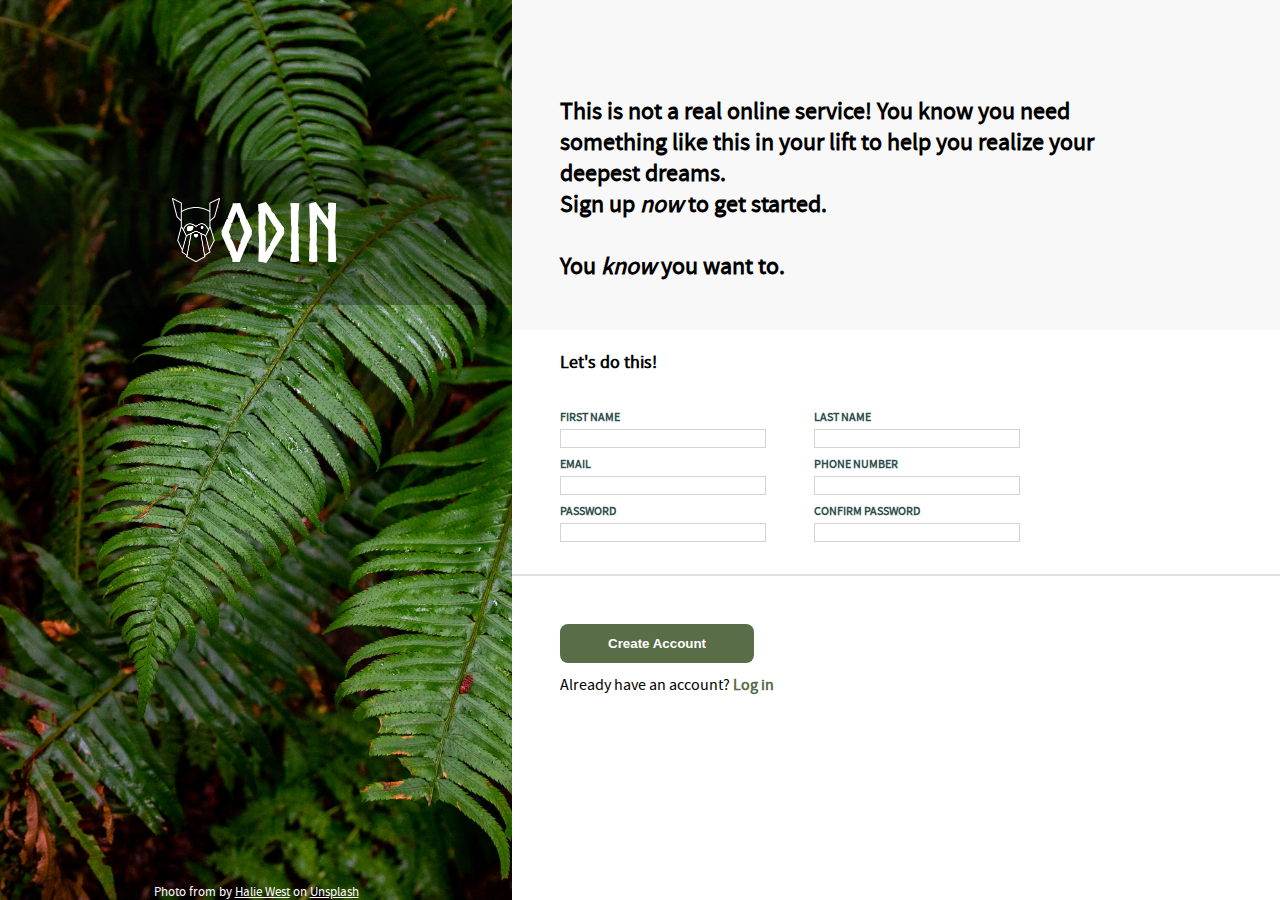
<file: index.html>
<!DOCTYPE html>
<html lang="en">
<head>
    <meta charset="UTF-8">
    <meta name="viewport" content="width=device-width, initial-scale=1.0">
    <title>Document</title>
    <link rel="stylesheet" href="css/style.css">
</head>
<body>
    <div class="container">
        <section class="sideBar">
            <div class="logo">
                <img src="img/odin-logo.png" alt="Logo of Odin">ODIN
            </div>
            <div class="sideBarFooter">
                Photo from by <a href="https://unsplash.com/photos/green-leaf-plant-in-close-up-photography-25xggax4bSA">Halie West</a> on <a href="">Unsplash</a>
            </div>
        </section>
        <div class="signUpForm">
            <header>
                <div class="openingStatement">
                    This is not a real online service! You know you need something like this in your lift to help you realize your deepest dreams.
                    <br> Sign up <i>now</i> to get started.
                </div>
                <div>
                    <br>
                    You <i>know</i> you want to.
                </div>
            </header>
            <form class="fieldForm" action="/path/to/file" method="post">
                <h2>Let's do this!</h2>
                <div class="fieldContainer">
                    <div class="inputField">
                        <label for="firstName">FIRST NAME</label>
                        <input type="text" name="firstName" id="firstName" pattern="[a-zA-Z]*" required>
                        <label for="email">EMAIL</label>
                        <input type="email" name="email" id="email" required>
                        <label for="password">PASSWORD</label>
                        <input type="password" name="password" id="password" required>
                    </div>
                    <div class="inputField">
                        <label for="lastName">LAST NAME</label>
                        <input type="text" name="lastName" id="lastName" pattern="[a-zA-Z]*" required>      
                        <label for="phoneNumber">PHONE NUMBER</label>
                        <input type="tel" name="phoneNumber" id="phoneNumber" pattern="[0-9]{10}|[0-9]{3}[ .-]*[0-9]{3}[ .-]*[0-9]{4}" required> 
                        <label for="passwordConfirm">CONFIRM PASSWORD</label>
                        <input type="password" name="passwordConfirm" id="passwordConfirm" required>           
                    </div>    
                </div>
            </form>
            <section class="footer">
                <form action="/path/to/file" method="post">
                    <input type="submit" value="Create Account">
                </form>
                <div>
                    Already have an account? <a href="">Log in</a>
                </div>
            </section>        
        </div>
    </div>
</body>
</html>
</file>
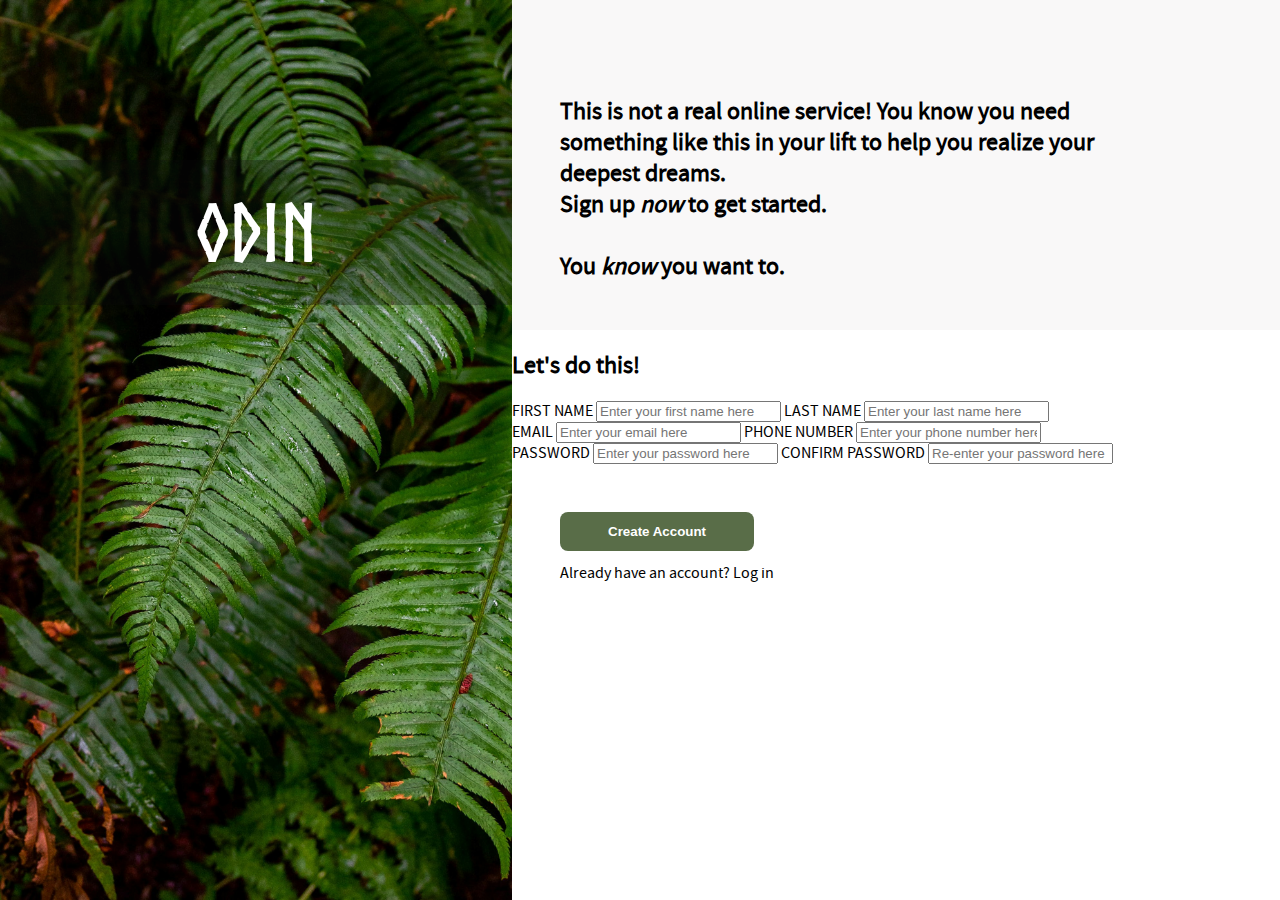
<file: signup-form.html>
<!DOCTYPE html>
<html lang="en">
<head>
    <meta charset="UTF-8">
    <meta name="viewport" content="width=device-width, initial-scale=1.0">
    <title>Document</title>
    <link rel="stylesheet" href="/style.css">
</head>
<body>
    <div class="container">
        <section class="sideBar">
            <div class="logo">
                Odin
            </div>
        </section>
        <div class="signUpForm">
            <header>
                <div class="openingStatement">
                    This is not a real online service! You know you need something like this in your lift to help you realize your deepest dreams.
                    <br> Sign up <i>now</i> to get started.
                </div>
                <div>
                    <br>
                    You <i>know</i> you want to.
                </div>
            </header>
            <form action="/path/to/file" method="post">
                <h2>Let's do this!</h2>
                <div class="firstBlock">
                    <label for="firstName">FIRST NAME</label>
                    <input type="text" name="firstName" id="firstName" pattern="[a-zA-Z]*" placeholder="Enter your first name here" required>
                    <label for="lastName">LAST NAME</label>
                    <input type="text" name="lastName" id="lastName" pattern="[a-zA-Z]*" placeholder="Enter your last name here" required>      
                </div>
                <div class="secondBlock">
                    <label for="email">EMAIL</label>
                    <input type="email" name="email" id="email" placeholder="Enter your email here" required>
                    <label for="phoneNumber">PHONE NUMBER</label>
                    <input type="tel" name="phoneNumber" id="phoneNumber" pattern="[0-9]{10}|[0-9]{3}[ .-]*[0-9]{3}[ .-]*[0-9]{4}" placeholder="Enter your phone number here" required>      
                </div>
                <div class="thirdBlock">
                    <label for="password">PASSWORD</label>
                    <input type="text" name="password" id="password" placeholder="Enter your password here" required>
                    <label for="passwordConfirm">CONFIRM PASSWORD</label>
                    <input type="text" name="passwordConfirm" id="passwordConfirm" placeholder="Re-enter your password here" required>      
                </div>
            </form>
            <section class="footer">
                <input type="submit" value="Create Account">
                <div>
                    Already have an account? Log in
                </div>
            </section>        
        </div>
    </div>
</body>
</html>
</file>
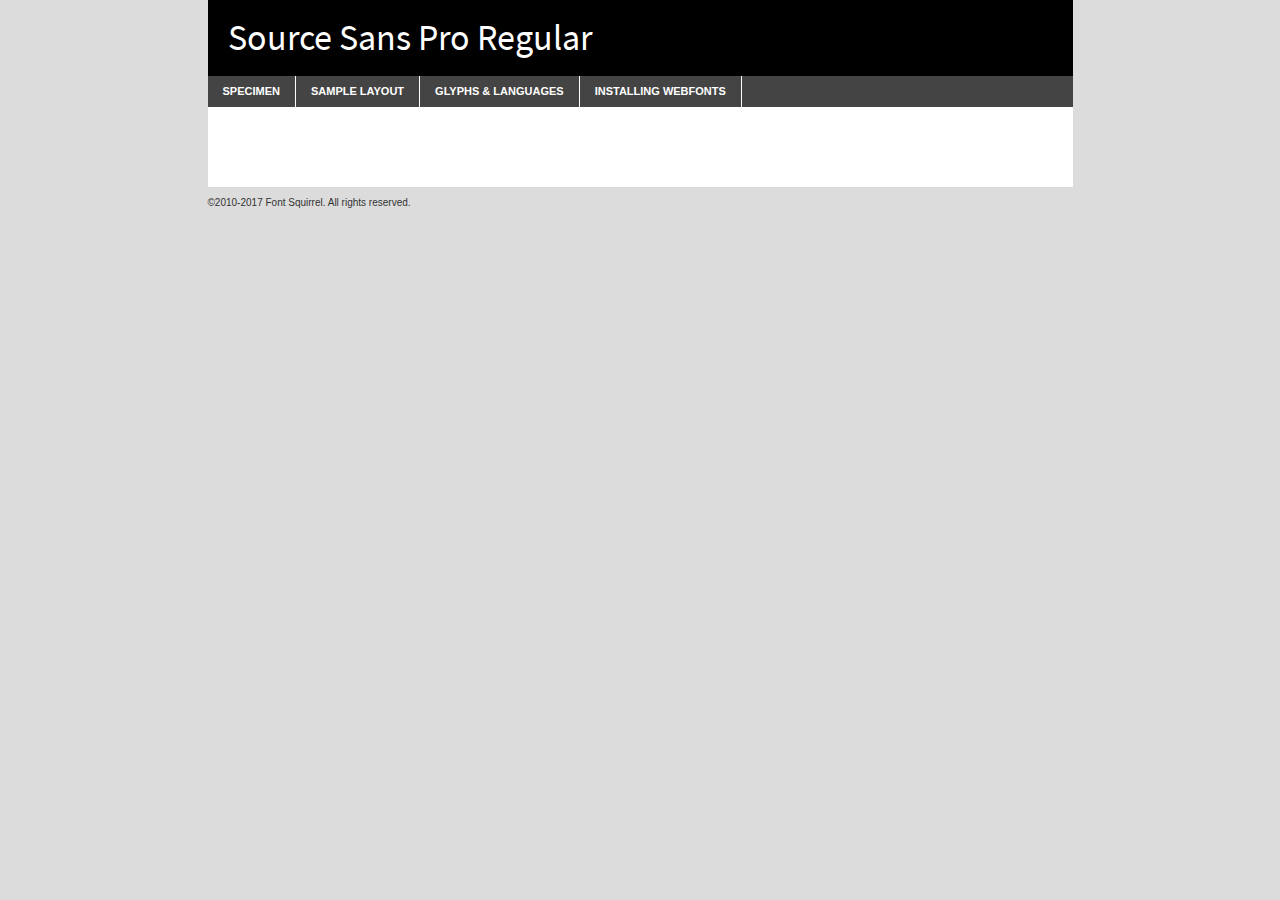
<file: fonts/sourcesanspro-regular-demo.html>
<!DOCTYPE html PUBLIC "-//W3C//DTD XHTML 1.0 Transitional//EN"
        "http://www.w3.org/TR/xhtml1/DTD/xhtml1-transitional.dtd">

<html xmlns="http://www.w3.org/1999/xhtml" xml:lang="en" lang="en">
<head>
    <meta http-equiv="Content-Type" content="text/html; charset=utf-8"/>
    <script src="http://ajax.googleapis.com/ajax/libs/jquery/1.7.2/jquery.min.js" type="text/javascript" charset="utf-8"></script>
    <script type="text/javascript">
		(function($) {
			$.fn.easyTabs = function(option) {
				var param = jQuery.extend({ fadeSpeed: 'fast', defaultContent: 1, activeClass: 'active' }, option);
				$(this).each(function() {
					var thisId = '#' + this.id;
					if ( param.defaultContent == '' )
					{
						param.defaultContent = 1;
					}
					if ( typeof param.defaultContent == 'number' )
					{
						var defaultTab = $(thisId + ' .tabs li:eq(' + (param.defaultContent - 1) + ') a').attr('href').substr(1);
					}
					else
					{
						var defaultTab = param.defaultContent;
					}
					$(thisId + ' .tabs li a').each(function() {
						var tabToHide = $(this).attr('href').substr(1);
						$('#' + tabToHide).addClass('easytabs-tab-content');
					});
					hideAll();
					changeContent(defaultTab);

					function hideAll() {$(thisId + ' .easytabs-tab-content').hide();}

					function changeContent(tabId)
					{
						hideAll();
						$(thisId + ' .tabs li').removeClass(param.activeClass);
						$(thisId + ' .tabs li a[href=#' + tabId + ']').closest('li').addClass(param.activeClass);
						if ( param.fadeSpeed != 'none' )
						{
							$(thisId + ' #' + tabId).fadeIn(param.fadeSpeed);
						}
						else
						{
							$(thisId + ' #' + tabId).show();
						}
					}

					$(thisId + ' .tabs li').click(function() {
						var tabId = $(this).find('a').attr('href').substr(1);
						changeContent(tabId);
						return false;
					});
				});
			}
		})(jQuery);
    </script>
    <link rel="stylesheet" href="specimen_files/specimen_stylesheet.css" type="text/css" charset="utf-8"/>
    <link rel="stylesheet" href="stylesheet.css" type="text/css" charset="utf-8"/>

    <style type="text/css">
        		body {
			font-family: 'source_sans_proregular';
        		}

            </style>

    <title>Source Sans Pro Regular Specimen</title>


    <script type="text/javascript" charset="utf-8">
		$(document).ready(function() {
			$('#container').easyTabs({ defaultContent: 1 });
		});
    </script>
</head>

<body>
<div id="container">
    <div id="header">
		Source Sans Pro Regular    </div>
    <ul class="tabs">
        <li><a href="#specimen">Specimen</a></li>
        <li><a href="#layout">Sample Layout</a></li>
		        <li><a href="#glyphs">Glyphs &amp; Languages</a></li>
        <li><a href="#installing">Installing Webfonts</a></li>

    </ul>

    <div id="main_content">


        <div id="specimen">

            <div class="section">
                <div class="grid12 firstcol">
                    <div class="huge">AaBb</div>
                </div>
            </div>

            <div class="section">
                <div class="glyph_range">A&#x200B;B&#x200b;C&#x200b;D&#x200b;E&#x200b;F&#x200b;G&#x200b;H&#x200b;I&#x200b;J&#x200b;K&#x200b;L&#x200b;M&#x200b;N&#x200b;O&#x200b;P&#x200b;Q&#x200b;R&#x200b;S&#x200b;T&#x200b;U&#x200b;V&#x200b;W&#x200b;X&#x200b;Y&#x200b;Z&#x200b;a&#x200b;b&#x200b;c&#x200b;d&#x200b;e&#x200b;f&#x200b;g&#x200b;h&#x200b;i&#x200b;j&#x200b;k&#x200b;l&#x200b;m&#x200b;n&#x200b;o&#x200b;p&#x200b;q&#x200b;r&#x200b;s&#x200b;t&#x200b;u&#x200b;v&#x200b;w&#x200b;x&#x200b;y&#x200b;z&#x200b;1&#x200b;2&#x200b;3&#x200b;4&#x200b;5&#x200b;6&#x200b;7&#x200b;8&#x200b;9&#x200b;0&#x200b;&amp;&#x200b;.&#x200b;,&#x200b;?&#x200b;!&#x200b;&#64;&#x200b;(&#x200b;)&#x200b;#&#x200b;$&#x200b;%&#x200b;*&#x200b;+&#x200b;-&#x200b;=&#x200b;:&#x200b;;</div>
            </div>
            <div class="section">
                <div class="grid12 firstcol">
                    <table class="sample_table">
                        <tr>
                            <td>10</td>
                            <td class="size10">abcdefghijklmnopqrstuvwxyzABCDEFGHIJKLMNOPQRSTUVWXYZ0123456789abcdefghijklmnopqrstuvwxyzABCDEFGHIJKLMNOPQRSTUVWXYZ0123456789abcdefghijklmnopqrstuvwxyzABCDEFGHIJKLMNOPQRSTUVWXYZ</td>
                        </tr>
                        <tr>
                            <td>11</td>
                            <td class="size11">abcdefghijklmnopqrstuvwxyzABCDEFGHIJKLMNOPQRSTUVWXYZ0123456789abcdefghijklmnopqrstuvwxyzABCDEFGHIJKLMNOPQRSTUVWXYZ0123456789abcdefghijklmnopqrstuvwxyzABCDEFGHIJKLMNOPQRSTUVWXYZ</td>
                        </tr>
                        <tr>
                            <td>12</td>
                            <td class="size12">abcdefghijklmnopqrstuvwxyzABCDEFGHIJKLMNOPQRSTUVWXYZ0123456789abcdefghijklmnopqrstuvwxyzABCDEFGHIJKLMNOPQRSTUVWXYZ0123456789abcdefghijklmnopqrstuvwxyzABCDEFGHIJKLMNOPQRSTUVWXYZ</td>
                        </tr>
                        <tr>
                            <td>13</td>
                            <td class="size13">abcdefghijklmnopqrstuvwxyzABCDEFGHIJKLMNOPQRSTUVWXYZ0123456789abcdefghijklmnopqrstuvwxyzABCDEFGHIJKLMNOPQRSTUVWXYZ0123456789abcdefghijklmnopqrstuvwxyzABCDEFGHIJKLMNOPQRSTUVWXYZ</td>
                        </tr>
                        <tr>
                            <td>14</td>
                            <td class="size14">abcdefghijklmnopqrstuvwxyzABCDEFGHIJKLMNOPQRSTUVWXYZ0123456789abcdefghijklmnopqrstuvwxyzABCDEFGHIJKLMNOPQRSTUVWXYZ0123456789abcdefghijklmnopqrstuvwxyzABCDEFGHIJKLMNOPQRSTUVWXYZ</td>
                        </tr>
                        <tr>
                            <td>16</td>
                            <td class="size16">abcdefghijklmnopqrstuvwxyzABCDEFGHIJKLMNOPQRSTUVWXYZ0123456789abcdefghijklmnopqrstuvwxyzABCDEFGHIJKLMNOPQRSTUVWXYZ</td>
                        </tr>
                        <tr>
                            <td>18</td>
                            <td class="size18">abcdefghijklmnopqrstuvwxyzABCDEFGHIJKLMNOPQRSTUVWXYZ0123456789abcdefghijklmnopqrstuvwxyzABCDEFGHIJKLMNOPQRSTUVWXYZ</td>
                        </tr>
                        <tr>
                            <td>20</td>
                            <td class="size20">abcdefghijklmnopqrstuvwxyzABCDEFGHIJKLMNOPQRSTUVWXYZ0123456789abcdefghijklmnopqrstuvwxyzABCDEFGHIJKLMNOPQRSTUVWXYZ</td>
                        </tr>
                        <tr>
                            <td>24</td>
                            <td class="size24">abcdefghijklmnopqrstuvwxyzABCDEFGHIJKLMNOPQRSTUVWXYZ0123456789abcdefghijklmnopqrstuvwxyzABCDEFGHIJKLMNOPQRSTUVWXYZ</td>
                        </tr>
                        <tr>
                            <td>30</td>
                            <td class="size30">abcdefghijklmnopqrstuvwxyzABCDEFGHIJKLMNOPQRSTUVWXYZ0123456789abcdefghijklmnopqrstuvwxyzABCDEFGHIJKLMNOPQRSTUVWXYZ</td>
                        </tr>
                        <tr>
                            <td>36</td>
                            <td class="size36">abcdefghijklmnopqrstuvwxyzABCDEFGHIJKLMNOPQRSTUVWXYZ0123456789abcdefghijklmnopqrstuvwxyzABCDEFGHIJKLMNOPQRSTUVWXYZ</td>
                        </tr>
                        <tr>
                            <td>48</td>
                            <td class="size48">abcdefghijklmnopqrstuvwxyzABCDEFGHIJKLMNOPQRSTUVWXYZ0123456789abcdefghijklmnopqrstuvwxyzABCDEFGHIJKLMNOPQRSTUVWXYZ</td>
                        </tr>
                        <tr>
                            <td>60</td>
                            <td class="size60">abcdefghijklmnopqrstuvwxyzABCDEFGHIJKLMNOPQRSTUVWXYZ0123456789abcdefghijklmnopqrstuvwxyzABCDEFGHIJKLMNOPQRSTUVWXYZ</td>
                        </tr>
                        <tr>
                            <td>72</td>
                            <td class="size72">abcdefghijklmnopqrstuvwxyzABCDEFGHIJKLMNOPQRSTUVWXYZ0123456789abcdefghijklmnopqrstuvwxyzABCDEFGHIJKLMNOPQRSTUVWXYZ</td>
                        </tr>
                        <tr>
                            <td>90</td>
                            <td class="size90">abcdefghijklmnopqrstuvwxyzABCDEFGHIJKLMNOPQRSTUVWXYZ0123456789abcdefghijklmnopqrstuvwxyzABCDEFGHIJKLMNOPQRSTUVWXYZ</td>
                        </tr>
                    </table>

                </div>

            </div>


            <div class="section" id="bodycomparison">


                <div id="xheight">
                    <div class="fontbody">&#x25FC;&#x25FC;&#x25FC;&#x25FC;&#x25FC;&#x25FC;&#x25FC;&#x25FC;&#x25FC;&#x25FC;&#x25FC;&#x25FC;&#x25FC;&#x25FC;&#x25FC;&#x25FC;&#x25FC;&#x25FC;&#x25FC;&#x25FC;&#x25FC;&#x25FC;&#x25FC;&#x25FC;&#x25FC;&#x25FC;&#x25FC;&#x25FC;&#x25FC;&#x25FC;&#x25FC;&#x25FC;&#x25FC;&#x25FC;&#x25FC;&#x25FC;&#x25FC;&#x25FC;&#x25FC;&#x25FC;&#x25FC;&#x25FC;&#x25FC;&#x25FC;&#x25FC;&#x25FC;&#x25FC;&#x25FC;&#x25FC;&#x25FC;&#x25FC;&#x25FC;&#x25FC;&#x25FC;&#x25FC;&#x25FC;&#x25FC;&#x25FC;&#x25FC;&#x25FC;&#x25FC;&#x25FC;&#x25FC;&#x25FC;&#x25FC;&#x25FC;&#x25FC;&#x25FC;&#x25FC;&#x25FC;&#x25FC;&#x25FC;&#x25FC;&#x25FC;&#x25FC;&#x25FC;&#x25FC;&#x25FC;&#x25FC;&#x25FC;&#x25FC;&#x25FC;&#x25FC;&#x25FC;&#x25FC;&#x25FC;&#x25FC;&#x25FC;&#x25FC;&#x25FC;&#x25FC;&#x25FC;&#x25FC;&#x25FC;&#x25FC;&#x25FC;&#x25FC;&#x25FC;&#x25FC;body</div>
                    <div class="arialbody">body</div>
                    <div class="verdanabody">body</div>
                    <div class="georgiabody">body</div>
                </div>
                <div class="fontbody" style="z-index:1">
                    body<span>Source Sans Pro Regular</span>
                </div>
                <div class="arialbody" style="z-index:1">
                    body<span>Arial</span>
                </div>
                <div class="verdanabody" style="z-index:1">
                    body<span>Verdana</span>
                </div>
                <div class="georgiabody" style="z-index:1">
                    body<span>Georgia</span>
                </div>


            </div>


            <div class="section psample psample_row1" id="">

                <div class="grid2 firstcol">
                    <p class="size10"><span>10.</span>Aenean lacinia bibendum nulla sed consectetur. Fusce dapibus, tellus ac cursus commodo, tortor mauris condimentum nibh, ut fermentum massa justo sit amet risus. Nullam id dolor id nibh ultricies vehicula ut id elit. Cum sociis natoque penatibus et magnis dis parturient montes, nascetur ridiculus mus. Nulla vitae elit libero, a pharetra augue.</p>

                </div>
                <div class="grid3">
                    <p class="size11"><span>11.</span>Aenean lacinia bibendum nulla sed consectetur. Fusce dapibus, tellus ac cursus commodo, tortor mauris condimentum nibh, ut fermentum massa justo sit amet risus. Nullam id dolor id nibh ultricies vehicula ut id elit. Cum sociis natoque penatibus et magnis dis parturient montes, nascetur ridiculus mus. Nulla vitae elit libero, a pharetra augue.</p>

                </div>
                <div class="grid3">
                    <p class="size12"><span>12.</span>Aenean lacinia bibendum nulla sed consectetur. Fusce dapibus, tellus ac cursus commodo, tortor mauris condimentum nibh, ut fermentum massa justo sit amet risus. Nullam id dolor id nibh ultricies vehicula ut id elit. Cum sociis natoque penatibus et magnis dis parturient montes, nascetur ridiculus mus. Nulla vitae elit libero, a pharetra augue.</p>

                </div>
                <div class="grid4">
                    <p class="size13"><span>13.</span>Aenean lacinia bibendum nulla sed consectetur. Fusce dapibus, tellus ac cursus commodo, tortor mauris condimentum nibh, ut fermentum massa justo sit amet risus. Nullam id dolor id nibh ultricies vehicula ut id elit. Cum sociis natoque penatibus et magnis dis parturient montes, nascetur ridiculus mus. Nulla vitae elit libero, a pharetra augue.</p>

                </div>
                <div class="white_blend"></div>

            </div>
            <div class="section psample psample_row2" id="">
                <div class="grid3 firstcol">
                    <p class="size14"><span>14.</span>Aenean lacinia bibendum nulla sed consectetur. Fusce dapibus, tellus ac cursus commodo, tortor mauris condimentum nibh, ut fermentum massa justo sit amet risus. Nullam id dolor id nibh ultricies vehicula ut id elit. Cum sociis natoque penatibus et magnis dis parturient montes, nascetur ridiculus mus. Nulla vitae elit libero, a pharetra augue.</p>

                </div>
                <div class="grid4">
                    <p class="size16"><span>16.</span>Aenean lacinia bibendum nulla sed consectetur. Fusce dapibus, tellus ac cursus commodo, tortor mauris condimentum nibh, ut fermentum massa justo sit amet risus. Nullam id dolor id nibh ultricies vehicula ut id elit. Cum sociis natoque penatibus et magnis dis parturient montes, nascetur ridiculus mus. Nulla vitae elit libero, a pharetra augue.</p>

                </div>
                <div class="grid5">
                    <p class="size18"><span>18.</span>Aenean lacinia bibendum nulla sed consectetur. Fusce dapibus, tellus ac cursus commodo, tortor mauris condimentum nibh, ut fermentum massa justo sit amet risus. Nullam id dolor id nibh ultricies vehicula ut id elit. Cum sociis natoque penatibus et magnis dis parturient montes, nascetur ridiculus mus. Nulla vitae elit libero, a pharetra augue.</p>

                </div>

                <div class="white_blend"></div>

            </div>

            <div class="section psample psample_row3" id="">
                <div class="grid5 firstcol">
                    <p class="size20"><span>20.</span>Aenean lacinia bibendum nulla sed consectetur. Fusce dapibus, tellus ac cursus commodo, tortor mauris condimentum nibh, ut fermentum massa justo sit amet risus. Nullam id dolor id nibh ultricies vehicula ut id elit. Cum sociis natoque penatibus et magnis dis parturient montes, nascetur ridiculus mus. Nulla vitae elit libero, a pharetra augue.</p>
                </div>
                <div class="grid7">
                    <p class="size24"><span>24.</span>Aenean lacinia bibendum nulla sed consectetur. Fusce dapibus, tellus ac cursus commodo, tortor mauris condimentum nibh, ut fermentum massa justo sit amet risus. Nullam id dolor id nibh ultricies vehicula ut id elit. Cum sociis natoque penatibus et magnis dis parturient montes, nascetur ridiculus mus. Nulla vitae elit libero, a pharetra augue.</p>
                </div>

                <div class="white_blend"></div>

            </div>

            <div class="section psample psample_row4" id="">
                <div class="grid12 firstcol">
                    <p class="size30"><span>30.</span>Aenean lacinia bibendum nulla sed consectetur. Fusce dapibus, tellus ac cursus commodo, tortor mauris condimentum nibh, ut fermentum massa justo sit amet risus. Nullam id dolor id nibh ultricies vehicula ut id elit. Cum sociis natoque penatibus et magnis dis parturient montes, nascetur ridiculus mus. Nulla vitae elit libero, a pharetra augue.</p>
                </div>
                <div class="white_blend"></div>

            </div>


            <div class="section psample psample_row1 fullreverse">
                <div class="grid2 firstcol">
                    <p class="size10"><span>10.</span>Aenean lacinia bibendum nulla sed consectetur. Fusce dapibus, tellus ac cursus commodo, tortor mauris condimentum nibh, ut fermentum massa justo sit amet risus. Nullam id dolor id nibh ultricies vehicula ut id elit. Cum sociis natoque penatibus et magnis dis parturient montes, nascetur ridiculus mus. Nulla vitae elit libero, a pharetra augue.</p>

                </div>
                <div class="grid3">
                    <p class="size11"><span>11.</span>Aenean lacinia bibendum nulla sed consectetur. Fusce dapibus, tellus ac cursus commodo, tortor mauris condimentum nibh, ut fermentum massa justo sit amet risus. Nullam id dolor id nibh ultricies vehicula ut id elit. Cum sociis natoque penatibus et magnis dis parturient montes, nascetur ridiculus mus. Nulla vitae elit libero, a pharetra augue.</p>

                </div>
                <div class="grid3">
                    <p class="size12"><span>12.</span>Aenean lacinia bibendum nulla sed consectetur. Fusce dapibus, tellus ac cursus commodo, tortor mauris condimentum nibh, ut fermentum massa justo sit amet risus. Nullam id dolor id nibh ultricies vehicula ut id elit. Cum sociis natoque penatibus et magnis dis parturient montes, nascetur ridiculus mus. Nulla vitae elit libero, a pharetra augue.</p>

                </div>
                <div class="grid4">
                    <p class="size13"><span>13.</span>Aenean lacinia bibendum nulla sed consectetur. Fusce dapibus, tellus ac cursus commodo, tortor mauris condimentum nibh, ut fermentum massa justo sit amet risus. Nullam id dolor id nibh ultricies vehicula ut id elit. Cum sociis natoque penatibus et magnis dis parturient montes, nascetur ridiculus mus. Nulla vitae elit libero, a pharetra augue.</p>

                </div>
                <div class="black_blend"></div>

            </div>

            <div class="section psample psample_row2 fullreverse">
                <div class="grid3 firstcol">
                    <p class="size14"><span>14.</span>Aenean lacinia bibendum nulla sed consectetur. Fusce dapibus, tellus ac cursus commodo, tortor mauris condimentum nibh, ut fermentum massa justo sit amet risus. Nullam id dolor id nibh ultricies vehicula ut id elit. Cum sociis natoque penatibus et magnis dis parturient montes, nascetur ridiculus mus. Nulla vitae elit libero, a pharetra augue.</p>

                </div>
                <div class="grid4">
                    <p class="size16"><span>16.</span>Aenean lacinia bibendum nulla sed consectetur. Fusce dapibus, tellus ac cursus commodo, tortor mauris condimentum nibh, ut fermentum massa justo sit amet risus. Nullam id dolor id nibh ultricies vehicula ut id elit. Cum sociis natoque penatibus et magnis dis parturient montes, nascetur ridiculus mus. Nulla vitae elit libero, a pharetra augue.</p>

                </div>
                <div class="grid5">
                    <p class="size18"><span>18.</span>Aenean lacinia bibendum nulla sed consectetur. Fusce dapibus, tellus ac cursus commodo, tortor mauris condimentum nibh, ut fermentum massa justo sit amet risus. Nullam id dolor id nibh ultricies vehicula ut id elit. Cum sociis natoque penatibus et magnis dis parturient montes, nascetur ridiculus mus. Nulla vitae elit libero, a pharetra augue.</p>

                </div>
                <div class="black_blend"></div>

            </div>

            <div class="section psample fullreverse psample_row3" id="">
                <div class="grid5 firstcol">
                    <p class="size20"><span>20.</span>Aenean lacinia bibendum nulla sed consectetur. Fusce dapibus, tellus ac cursus commodo, tortor mauris condimentum nibh, ut fermentum massa justo sit amet risus. Nullam id dolor id nibh ultricies vehicula ut id elit. Cum sociis natoque penatibus et magnis dis parturient montes, nascetur ridiculus mus. Nulla vitae elit libero, a pharetra augue.</p>
                </div>
                <div class="grid7">
                    <p class="size24"><span>24.</span>Aenean lacinia bibendum nulla sed consectetur. Fusce dapibus, tellus ac cursus commodo, tortor mauris condimentum nibh, ut fermentum massa justo sit amet risus. Nullam id dolor id nibh ultricies vehicula ut id elit. Cum sociis natoque penatibus et magnis dis parturient montes, nascetur ridiculus mus. Nulla vitae elit libero, a pharetra augue.</p>
                </div>

                <div class="black_blend"></div>

            </div>

            <div class="section psample fullreverse psample_row4" id="" style="border-bottom: 20px #000 solid;">
                <div class="grid12 firstcol">
                    <p class="size30"><span>30.</span>Aenean lacinia bibendum nulla sed consectetur. Fusce dapibus, tellus ac cursus commodo, tortor mauris condimentum nibh, ut fermentum massa justo sit amet risus. Nullam id dolor id nibh ultricies vehicula ut id elit. Cum sociis natoque penatibus et magnis dis parturient montes, nascetur ridiculus mus. Nulla vitae elit libero, a pharetra augue.</p>
                </div>
                <div class="black_blend"></div>

            </div>


        </div>

        <div id="layout">

            <div class="section">

                <div class="grid12 firstcol">
                    <h1>Lorem Ipsum Dolor</h1>
                    <h2>Etiam porta sem malesuada magna mollis euismod</h2>

                    <p class="byline">By <a href="#link">Aenean Lacinia</a></p>
                </div>
            </div>
            <div class="section">
                <div class="grid8 firstcol">
                    <p class="large">Donec sed odio dui. Morbi leo risus, porta ac consectetur ac, vestibulum at eros. Fusce dapibus, tellus ac cursus commodo, tortor mauris condimentum nibh, ut fermentum massa justo sit amet risus. </p>


                    <h3>Pellentesque ornare sem</h3>

                    <p>Maecenas sed diam eget risus varius blandit sit amet non magna. Maecenas faucibus mollis interdum. Donec ullamcorper nulla non metus auctor fringilla. Nullam id dolor id nibh ultricies vehicula ut id elit. Nullam id dolor id nibh ultricies vehicula ut id elit. </p>

                    <p>Aenean eu leo quam. Pellentesque ornare sem lacinia quam venenatis vestibulum. Lorem ipsum dolor sit amet, consectetur adipiscing elit. Cum sociis natoque penatibus et magnis dis parturient montes, nascetur ridiculus mus. </p>

                    <p>Nulla vitae elit libero, a pharetra augue. Praesent commodo cursus magna, vel scelerisque nisl consectetur et. Aenean lacinia bibendum nulla sed consectetur. </p>

                    <p>Nullam quis risus eget urna mollis ornare vel eu leo. Nullam quis risus eget urna mollis ornare vel eu leo. Maecenas sed diam eget risus varius blandit sit amet non magna. Donec ullamcorper nulla non metus auctor fringilla. </p>

                    <h3>Cras mattis consectetur</h3>

                    <p>Aenean eu leo quam. Pellentesque ornare sem lacinia quam venenatis vestibulum. Aenean lacinia bibendum nulla sed consectetur. Integer posuere erat a ante venenatis dapibus posuere velit aliquet. Cras mattis consectetur purus sit amet fermentum. </p>

                    <p>Nullam id dolor id nibh ultricies vehicula ut id elit. Nullam quis risus eget urna mollis ornare vel eu leo. Cras mattis consectetur purus sit amet fermentum.</p>
                </div>

                <div class="grid4 sidebar">

                    <div class="box reverse">
                        <p class="last">Nullam quis risus eget urna mollis ornare vel eu leo. Donec ullamcorper nulla non metus auctor fringilla. Cras mattis consectetur purus sit amet fermentum. Sed posuere consectetur est at lobortis. Lorem ipsum dolor sit amet, consectetur adipiscing elit. </p>
                    </div>

                    <p class="caption">Maecenas sed diam eget risus varius.</p>

                    <p>Vestibulum id ligula porta felis euismod semper. Integer posuere erat a ante venenatis dapibus posuere velit aliquet. Vestibulum id ligula porta felis euismod semper. Sed posuere consectetur est at lobortis. Maecenas sed diam eget risus varius blandit sit amet non magna. Fusce dapibus, tellus ac cursus commodo, tortor mauris condimentum nibh, ut fermentum massa justo sit amet risus. </p>


                    <p>Duis mollis, est non commodo luctus, nisi erat porttitor ligula, eget lacinia odio sem nec elit. Aenean lacinia bibendum nulla sed consectetur. Vivamus sagittis lacus vel augue laoreet rutrum faucibus dolor auctor. Aenean lacinia bibendum nulla sed consectetur. Nullam quis risus eget urna mollis ornare vel eu leo. </p>

                    <p>Praesent commodo cursus magna, vel scelerisque nisl consectetur et. Donec ullamcorper nulla non metus auctor fringilla. Maecenas faucibus mollis interdum. Fusce dapibus, tellus ac cursus commodo, tortor mauris condimentum nibh, ut fermentum massa justo sit amet risus. </p>

                </div>
            </div>

        </div>


		

        <div id="glyphs">
            <div class="section">
                <div class="grid12 firstcol">

                    <h1>Language Support</h1>
                    <p>The subset of Source Sans Pro Regular in this kit supports the following languages:<br/>

						Albanian, Basque, Breton, Chamorro, Danish, Dutch, English, Faroese, Finnish, French, Frisian, Galician, German, Icelandic, Italian, Malagasy, Norwegian, Portuguese, Spanish, Alsatian, Aragonese, Arapaho, Arrernte, Asturian, Aymara, Bislama, Cebuano, Corsican, Fijian, French_creole, Genoese, Gilbertese, Greenlandic, Haitian_creole, Hiligaynon, Hmong, Hopi, Ibanag, Iloko_ilokano, Indonesian, Interglossa_glosa, Interlingua, Irish_gaelic, Jerriais, Lojban, Lombard, Luxembourgeois, Manx, Mohawk, Norfolk_pitcairnese, Occitan, Oromo, Pangasinan, Papiamento, Piedmontese, Potawatomi, Rhaeto-romance, Romansh, Rotokas, Sami_lule, Samoan, Sardinian, Scots_gaelic, Seychelles_creole, Shona, Sicilian, Somali, Southern_ndebele, Swahili, Swati_swazi, Tagalog_filipino_pilipino, Tetum, Tok_pisin, Uyghur_latinized, Volapuk, Walloon, Warlpiri, Xhosa, Yapese, Zulu, Latinbasic, Ubasic, Demo                    </p>
                    <h1>Glyph Chart</h1>
                    <p>The subset of Source Sans Pro Regular in this kit includes all the glyphs listed below. Unicode entities are included above each glyph to help you insert individual characters into your layout.</p>
                    <div id="glyph_chart">

																				                                <div><p>&amp;#32;</p>&#32;</div>
																				                                <div><p>&amp;#33;</p>&#33;</div>
																				                                <div><p>&amp;#34;</p>&#34;</div>
																				                                <div><p>&amp;#35;</p>&#35;</div>
																				                                <div><p>&amp;#36;</p>&#36;</div>
																				                                <div><p>&amp;#37;</p>&#37;</div>
																				                                <div><p>&amp;#38;</p>&#38;</div>
																				                                <div><p>&amp;#39;</p>&#39;</div>
																				                                <div><p>&amp;#40;</p>&#40;</div>
																				                                <div><p>&amp;#41;</p>&#41;</div>
																				                                <div><p>&amp;#42;</p>&#42;</div>
																				                                <div><p>&amp;#43;</p>&#43;</div>
																				                                <div><p>&amp;#44;</p>&#44;</div>
																				                                <div><p>&amp;#45;</p>&#45;</div>
																				                                <div><p>&amp;#46;</p>&#46;</div>
																				                                <div><p>&amp;#47;</p>&#47;</div>
																				                                <div><p>&amp;#48;</p>&#48;</div>
																				                                <div><p>&amp;#49;</p>&#49;</div>
																				                                <div><p>&amp;#50;</p>&#50;</div>
																				                                <div><p>&amp;#51;</p>&#51;</div>
																				                                <div><p>&amp;#52;</p>&#52;</div>
																				                                <div><p>&amp;#53;</p>&#53;</div>
																				                                <div><p>&amp;#54;</p>&#54;</div>
																				                                <div><p>&amp;#55;</p>&#55;</div>
																				                                <div><p>&amp;#56;</p>&#56;</div>
																				                                <div><p>&amp;#57;</p>&#57;</div>
																				                                <div><p>&amp;#58;</p>&#58;</div>
																				                                <div><p>&amp;#59;</p>&#59;</div>
																				                                <div><p>&amp;#60;</p>&#60;</div>
																				                                <div><p>&amp;#61;</p>&#61;</div>
																				                                <div><p>&amp;#62;</p>&#62;</div>
																				                                <div><p>&amp;#63;</p>&#63;</div>
																				                                <div><p>&amp;#64;</p>&#64;</div>
																				                                <div><p>&amp;#65;</p>&#65;</div>
																				                                <div><p>&amp;#66;</p>&#66;</div>
																				                                <div><p>&amp;#67;</p>&#67;</div>
																				                                <div><p>&amp;#68;</p>&#68;</div>
																				                                <div><p>&amp;#69;</p>&#69;</div>
																				                                <div><p>&amp;#70;</p>&#70;</div>
																				                                <div><p>&amp;#71;</p>&#71;</div>
																				                                <div><p>&amp;#72;</p>&#72;</div>
																				                                <div><p>&amp;#73;</p>&#73;</div>
																				                                <div><p>&amp;#74;</p>&#74;</div>
																				                                <div><p>&amp;#75;</p>&#75;</div>
																				                                <div><p>&amp;#76;</p>&#76;</div>
																				                                <div><p>&amp;#77;</p>&#77;</div>
																				                                <div><p>&amp;#78;</p>&#78;</div>
																				                                <div><p>&amp;#79;</p>&#79;</div>
																				                                <div><p>&amp;#80;</p>&#80;</div>
																				                                <div><p>&amp;#81;</p>&#81;</div>
																				                                <div><p>&amp;#82;</p>&#82;</div>
																				                                <div><p>&amp;#83;</p>&#83;</div>
																				                                <div><p>&amp;#84;</p>&#84;</div>
																				                                <div><p>&amp;#85;</p>&#85;</div>
																				                                <div><p>&amp;#86;</p>&#86;</div>
																				                                <div><p>&amp;#87;</p>&#87;</div>
																				                                <div><p>&amp;#88;</p>&#88;</div>
																				                                <div><p>&amp;#89;</p>&#89;</div>
																				                                <div><p>&amp;#90;</p>&#90;</div>
																				                                <div><p>&amp;#91;</p>&#91;</div>
																				                                <div><p>&amp;#92;</p>&#92;</div>
																				                                <div><p>&amp;#93;</p>&#93;</div>
																				                                <div><p>&amp;#94;</p>&#94;</div>
																				                                <div><p>&amp;#95;</p>&#95;</div>
																				                                <div><p>&amp;#96;</p>&#96;</div>
																				                                <div><p>&amp;#97;</p>&#97;</div>
																				                                <div><p>&amp;#98;</p>&#98;</div>
																				                                <div><p>&amp;#99;</p>&#99;</div>
																				                                <div><p>&amp;#100;</p>&#100;</div>
																				                                <div><p>&amp;#101;</p>&#101;</div>
																				                                <div><p>&amp;#102;</p>&#102;</div>
																				                                <div><p>&amp;#103;</p>&#103;</div>
																				                                <div><p>&amp;#104;</p>&#104;</div>
																				                                <div><p>&amp;#105;</p>&#105;</div>
																				                                <div><p>&amp;#106;</p>&#106;</div>
																				                                <div><p>&amp;#107;</p>&#107;</div>
																				                                <div><p>&amp;#108;</p>&#108;</div>
																				                                <div><p>&amp;#109;</p>&#109;</div>
																				                                <div><p>&amp;#110;</p>&#110;</div>
																				                                <div><p>&amp;#111;</p>&#111;</div>
																				                                <div><p>&amp;#112;</p>&#112;</div>
																				                                <div><p>&amp;#113;</p>&#113;</div>
																				                                <div><p>&amp;#114;</p>&#114;</div>
																				                                <div><p>&amp;#115;</p>&#115;</div>
																				                                <div><p>&amp;#116;</p>&#116;</div>
																				                                <div><p>&amp;#117;</p>&#117;</div>
																				                                <div><p>&amp;#118;</p>&#118;</div>
																				                                <div><p>&amp;#119;</p>&#119;</div>
																				                                <div><p>&amp;#120;</p>&#120;</div>
																				                                <div><p>&amp;#121;</p>&#121;</div>
																				                                <div><p>&amp;#122;</p>&#122;</div>
																				                                <div><p>&amp;#123;</p>&#123;</div>
																				                                <div><p>&amp;#124;</p>&#124;</div>
																				                                <div><p>&amp;#125;</p>&#125;</div>
																				                                <div><p>&amp;#126;</p>&#126;</div>
																				                                <div><p>&amp;#160;</p>&#160;</div>
																				                                <div><p>&amp;#161;</p>&#161;</div>
																				                                <div><p>&amp;#162;</p>&#162;</div>
																				                                <div><p>&amp;#163;</p>&#163;</div>
																				                                <div><p>&amp;#164;</p>&#164;</div>
																				                                <div><p>&amp;#165;</p>&#165;</div>
																				                                <div><p>&amp;#166;</p>&#166;</div>
																				                                <div><p>&amp;#167;</p>&#167;</div>
																				                                <div><p>&amp;#168;</p>&#168;</div>
																				                                <div><p>&amp;#169;</p>&#169;</div>
																				                                <div><p>&amp;#170;</p>&#170;</div>
																				                                <div><p>&amp;#171;</p>&#171;</div>
																				                                <div><p>&amp;#172;</p>&#172;</div>
																				                                <div><p>&amp;#173;</p>&#173;</div>
																				                                <div><p>&amp;#174;</p>&#174;</div>
																				                                <div><p>&amp;#175;</p>&#175;</div>
																				                                <div><p>&amp;#176;</p>&#176;</div>
																				                                <div><p>&amp;#177;</p>&#177;</div>
																				                                <div><p>&amp;#178;</p>&#178;</div>
																				                                <div><p>&amp;#179;</p>&#179;</div>
																				                                <div><p>&amp;#180;</p>&#180;</div>
																				                                <div><p>&amp;#181;</p>&#181;</div>
																				                                <div><p>&amp;#182;</p>&#182;</div>
																				                                <div><p>&amp;#183;</p>&#183;</div>
																				                                <div><p>&amp;#184;</p>&#184;</div>
																				                                <div><p>&amp;#185;</p>&#185;</div>
																				                                <div><p>&amp;#186;</p>&#186;</div>
																				                                <div><p>&amp;#187;</p>&#187;</div>
																				                                <div><p>&amp;#188;</p>&#188;</div>
																				                                <div><p>&amp;#189;</p>&#189;</div>
																				                                <div><p>&amp;#190;</p>&#190;</div>
																				                                <div><p>&amp;#191;</p>&#191;</div>
																				                                <div><p>&amp;#192;</p>&#192;</div>
																				                                <div><p>&amp;#193;</p>&#193;</div>
																				                                <div><p>&amp;#194;</p>&#194;</div>
																				                                <div><p>&amp;#195;</p>&#195;</div>
																				                                <div><p>&amp;#196;</p>&#196;</div>
																				                                <div><p>&amp;#197;</p>&#197;</div>
																				                                <div><p>&amp;#198;</p>&#198;</div>
																				                                <div><p>&amp;#199;</p>&#199;</div>
																				                                <div><p>&amp;#200;</p>&#200;</div>
																				                                <div><p>&amp;#201;</p>&#201;</div>
																				                                <div><p>&amp;#202;</p>&#202;</div>
																				                                <div><p>&amp;#203;</p>&#203;</div>
																				                                <div><p>&amp;#204;</p>&#204;</div>
																				                                <div><p>&amp;#205;</p>&#205;</div>
																				                                <div><p>&amp;#206;</p>&#206;</div>
																				                                <div><p>&amp;#207;</p>&#207;</div>
																				                                <div><p>&amp;#208;</p>&#208;</div>
																				                                <div><p>&amp;#209;</p>&#209;</div>
																				                                <div><p>&amp;#210;</p>&#210;</div>
																				                                <div><p>&amp;#211;</p>&#211;</div>
																				                                <div><p>&amp;#212;</p>&#212;</div>
																				                                <div><p>&amp;#213;</p>&#213;</div>
																				                                <div><p>&amp;#214;</p>&#214;</div>
																				                                <div><p>&amp;#215;</p>&#215;</div>
																				                                <div><p>&amp;#216;</p>&#216;</div>
																				                                <div><p>&amp;#217;</p>&#217;</div>
																				                                <div><p>&amp;#218;</p>&#218;</div>
																				                                <div><p>&amp;#219;</p>&#219;</div>
																				                                <div><p>&amp;#220;</p>&#220;</div>
																				                                <div><p>&amp;#221;</p>&#221;</div>
																				                                <div><p>&amp;#222;</p>&#222;</div>
																				                                <div><p>&amp;#223;</p>&#223;</div>
																				                                <div><p>&amp;#224;</p>&#224;</div>
																				                                <div><p>&amp;#225;</p>&#225;</div>
																				                                <div><p>&amp;#226;</p>&#226;</div>
																				                                <div><p>&amp;#227;</p>&#227;</div>
																				                                <div><p>&amp;#228;</p>&#228;</div>
																				                                <div><p>&amp;#229;</p>&#229;</div>
																				                                <div><p>&amp;#230;</p>&#230;</div>
																				                                <div><p>&amp;#231;</p>&#231;</div>
																				                                <div><p>&amp;#232;</p>&#232;</div>
																				                                <div><p>&amp;#233;</p>&#233;</div>
																				                                <div><p>&amp;#234;</p>&#234;</div>
																				                                <div><p>&amp;#235;</p>&#235;</div>
																				                                <div><p>&amp;#236;</p>&#236;</div>
																				                                <div><p>&amp;#237;</p>&#237;</div>
																				                                <div><p>&amp;#238;</p>&#238;</div>
																				                                <div><p>&amp;#239;</p>&#239;</div>
																				                                <div><p>&amp;#240;</p>&#240;</div>
																				                                <div><p>&amp;#241;</p>&#241;</div>
																				                                <div><p>&amp;#242;</p>&#242;</div>
																				                                <div><p>&amp;#243;</p>&#243;</div>
																				                                <div><p>&amp;#244;</p>&#244;</div>
																				                                <div><p>&amp;#245;</p>&#245;</div>
																				                                <div><p>&amp;#246;</p>&#246;</div>
																				                                <div><p>&amp;#247;</p>&#247;</div>
																				                                <div><p>&amp;#248;</p>&#248;</div>
																				                                <div><p>&amp;#249;</p>&#249;</div>
																				                                <div><p>&amp;#250;</p>&#250;</div>
																				                                <div><p>&amp;#251;</p>&#251;</div>
																				                                <div><p>&amp;#252;</p>&#252;</div>
																				                                <div><p>&amp;#253;</p>&#253;</div>
																				                                <div><p>&amp;#254;</p>&#254;</div>
																				                                <div><p>&amp;#255;</p>&#255;</div>
																				                                <div><p>&amp;#338;</p>&#338;</div>
																				                                <div><p>&amp;#339;</p>&#339;</div>
																				                                <div><p>&amp;#376;</p>&#376;</div>
																				                                <div><p>&amp;#710;</p>&#710;</div>
																				                                <div><p>&amp;#732;</p>&#732;</div>
																				                                <div><p>&amp;#8192;</p>&#8192;</div>
																				                                <div><p>&amp;#8193;</p>&#8193;</div>
																				                                <div><p>&amp;#8194;</p>&#8194;</div>
																				                                <div><p>&amp;#8195;</p>&#8195;</div>
																				                                <div><p>&amp;#8196;</p>&#8196;</div>
																				                                <div><p>&amp;#8197;</p>&#8197;</div>
																				                                <div><p>&amp;#8198;</p>&#8198;</div>
																				                                <div><p>&amp;#8199;</p>&#8199;</div>
																				                                <div><p>&amp;#8200;</p>&#8200;</div>
																				                                <div><p>&amp;#8201;</p>&#8201;</div>
																				                                <div><p>&amp;#8202;</p>&#8202;</div>
																				                                <div><p>&amp;#8208;</p>&#8208;</div>
																				                                <div><p>&amp;#8209;</p>&#8209;</div>
																				                                <div><p>&amp;#8210;</p>&#8210;</div>
																				                                <div><p>&amp;#8211;</p>&#8211;</div>
																				                                <div><p>&amp;#8212;</p>&#8212;</div>
																				                                <div><p>&amp;#8216;</p>&#8216;</div>
																				                                <div><p>&amp;#8217;</p>&#8217;</div>
																				                                <div><p>&amp;#8218;</p>&#8218;</div>
																				                                <div><p>&amp;#8220;</p>&#8220;</div>
																				                                <div><p>&amp;#8221;</p>&#8221;</div>
																				                                <div><p>&amp;#8222;</p>&#8222;</div>
																				                                <div><p>&amp;#8226;</p>&#8226;</div>
																				                                <div><p>&amp;#8230;</p>&#8230;</div>
																				                                <div><p>&amp;#8239;</p>&#8239;</div>
																				                                <div><p>&amp;#8249;</p>&#8249;</div>
																				                                <div><p>&amp;#8250;</p>&#8250;</div>
																				                                <div><p>&amp;#8287;</p>&#8287;</div>
																				                                <div><p>&amp;#8364;</p>&#8364;</div>
																				                                <div><p>&amp;#8482;</p>&#8482;</div>
																				                                <div><p>&amp;#9724;</p>&#9724;</div>
																				                                <div><p>&amp;#64257;</p>&#64257;</div>
																				                                <div><p>&amp;#64258;</p>&#64258;</div>
																				                                <div><p>&amp;#64259;</p>&#64259;</div>
																				                                <div><p>&amp;#64260;</p>&#64260;</div>
																																																										                    </div>
                </div>


            </div>
        </div>


        <div id="specs">

        </div>

        <div id="installing">
            <div class="section">
                <div class="grid7 firstcol">
                    <h1>Installing Webfonts</h1>

                    <p>Webfonts are supported by all major browser platforms but not all in the same way. There are currently four different font formats that must be included in order to target all browsers. This includes TTF, WOFF, EOT and SVG.</p>

                    <h2>1. Upload your webfonts</h2>
                    <p>You must upload your webfont kit to your website. They should be in or near the same directory as your CSS files.</p>

                    <h2>2. Include the webfont stylesheet</h2>
                    <p>A special CSS @font-face declaration helps the various browsers select the appropriate font it needs without causing you a bunch of headaches. Learn more about this syntax by reading the <a href="https://www.fontspring.com/blog/further-hardening-of-the-bulletproof-syntax">Fontspring blog post</a> about it. The code for it is as follows:</p>


                    <code>
                        @font-face{
                        font-family: 'MyWebFont';
                        src: url('WebFont.eot');
                        src: url('WebFont.eot?#iefix') format('embedded-opentype'),
                        url('WebFont.woff') format('woff'),
                        url('WebFont.ttf') format('truetype'),
                        url('WebFont.svg#webfont') format('svg');
                        }
                    </code>

                    <p>We've already gone ahead and generated the code for you. All you have to do is link to the stylesheet in your HTML, like this:</p>
                    <code>&lt;link rel=&quot;stylesheet&quot; href=&quot;stylesheet.css&quot; type=&quot;text/css&quot; charset=&quot;utf-8&quot; /&gt;</code>

                    <h2>3. Modify your own stylesheet</h2>
                    <p>To take advantage of your new fonts, you must tell your stylesheet to use them. Look at the original @font-face declaration above and find the property called "font-family." The name linked there will be what you use to reference the font. Prepend that webfont name to the font stack in the "font-family" property, inside the selector you want to change. For example:</p>
                    <code>p { font-family: 'WebFont', Arial, sans-serif; }</code>

                    <h2>4. Test</h2>
                    <p>Getting webfonts to work cross-browser <em>can</em> be tricky. Use the information in the sidebar to help you if you find that fonts aren't loading in a particular browser.</p>
                </div>

                <div class="grid5 sidebar">
                    <div class="box">
                        <h2>Troubleshooting<br/>Font-Face Problems</h2>
                        <p>Having trouble getting your webfonts to load in your new website? Here are some tips to sort out what might be the problem.</p>

                        <h3>Fonts not showing in any browser</h3>

                        <p>This sounds like you need to work on the plumbing. You either did not upload the fonts to the correct directory, or you did not link the fonts properly in the CSS. If you've confirmed that all this is correct and you still have a problem, take a look at your .htaccess file and see if requests are getting intercepted.</p>

                        <h3>Fonts not loading in iPhone or iPad</h3>

                        <p>The most common problem here is that you are serving the fonts from an IIS server. IIS refuses to serve files that have unknown MIME types. If that is the case, you must set the MIME type for SVG to "image/svg+xml" in the server settings. Follow these instructions from Microsoft if you need help.</p>

                        <h3>Fonts not loading in Firefox</h3>

                        <p>The primary reason for this failure? You are still using a version Firefox older than 3.5. So upgrade already! If that isn't it, then you are very likely serving fonts from a different domain. Firefox requires that all font assets be served from the same domain. Lastly it is possible that you need to add WOFF to your list of MIME types (if you are serving via IIS.)</p>

                        <h3>Fonts not loading in IE</h3>

                        <p>Are you looking at Internet Explorer on an actual Windows machine or are you cheating by using a service like Adobe BrowserLab? Many of these screenshot services do not render @font-face for IE. Best to test it on a real machine.</p>

                        <h3>Fonts not loading in IE9</h3>

                        <p>IE9, like Firefox, requires that fonts be served from the same domain as the website. Make sure that is the case.</p>
                    </div>
                </div>
            </div>

        </div>

    </div>
    <div id="footer">
        <p>&copy;2010-2017 Font Squirrel. All rights reserved.</p>
    </div>
</div>
</body>
</html>
</file>
<file: css/style.css>
@font-face {
    font-family: 'source_sans_proregular';
    src: url('../fonts/sourcesanspro-regular-webfont.woff2') format('woff2'),
         url('../fonts/sourcesanspro-regular-webfont.woff') format('woff');
    font-weight: normal;
    font-style: normal;
}

@font-face {
    font-family: 'norse';
    src: url("../fonts/Norse-Bold.otf") format("opentype");
}

html,
body {
    height: 100dvh;
    margin: 0;
    padding: 0;
}

input:default {
    border: #E5E7EB 1px solid;
}

input:user-invalid {
    border: red 1px solid;
}

input:focus {
    border: blue 0.25px solid;
}

.container {
    display: flex;
    height: 100dvh;
    font-family: 'source_sans_proregular', monospace;
}

.sideBar {
    display: flex;
    flex-direction: column;
    min-width: 40%;
    background-image: url("../img/halie-west-25xggax4bSA-unsplash.jpg");
    background-size: cover;
    align-items: center;
    justify-content: space-between;
}

.sideBarFooter {
    color: white;
    font-size: small;
}

.sideBarFooter a {
    color: white;
}

.logo {
    background-color: rgba(11, 9, 9, 0.3);
    width: 100%;
    color: white;
    text-align: center;
    padding: 2rem 0;
    font-size: 5rem;
    font-family: "norse";
    margin: 10rem;
}

.logo img {
    width: 3rem;
    height: auto;
}

header {
    background-color: rgb(249, 248, 248);
    padding: 3rem;
    padding-top: 6rem; 
    font-weight: bolder;
    font-size: 1.5rem;
    text-wrap: wrap;
}

.openingStatement {
    width: 90%;
}

.signUpForm {
    display: flex;
    flex-direction: column;
}

.fieldForm {
    display: flex;
    flex-direction: column;
    padding: 0.5em 3rem 2rem;
    font-size: 12px;
    border-bottom: 2px solid #dfdfdf;
    gap: 1rem;
}

.fieldContainer {
    display: flex;
    gap: 3rem;
}

.inputField {
    display: flex;
    flex-direction: column;
    gap: 0.25rem;
    font-weight: 900;
    color: darkslategrey;
}

.inputField input {
    width: 15em;
    border: 1px solid lightgray;
}

.inputField label {
    padding-top: 0.25rem;
}

.footer {
    flex: auto;
    padding: 3rem;
}

input[type="submit"] {
    background-color: #596D48;
    padding: 0.75rem 3rem;
    border-radius: 0.5rem;
    color: white;
    border: none;
    font-weight: bold;
    margin-bottom: 0.75rem;
}

.footer a {
    text-decoration: none;
    color: #596D48;
    font-weight: 900;
}
</file>
<file: style.css>
@font-face {
    font-family: 'source_sans_proregular';
    src: url('fonts/sourcesanspro-regular-webfont.woff2') format('woff2'),
         url('fonts/sourcesanspro-regular-webfont.woff') format('woff');
    font-weight: normal;
    font-style: normal;
}

@font-face {
    font-family: 'norse';
    src: url("fonts/Norse-Bold.otf") format("opentype");
}

html,
body {
    height: 100dvh;
    margin: 0;
    padding: 0;
}

input:default {
    border: #E5E7EB 1px solid;
}

input:user-invalid {
    border: red 1px solid;
}

input:focus {
    border: blue 0.25px solid;
}

.container {
    display: flex;
    height: 100dvh;
    font-family: 'source_sans_proregular', monospace;
}

.sideBar {
    display: flex;
    flex-direction: column;
    min-width: 40%;
    background-image: url("/halie-west-25xggax4bSA-unsplash.jpg");
    background-size: cover;
    align-items: center;
    justify-content: space-between;
}

.sideBarFooter {
    color: white;
    font-size: small;
}

.sideBarFooter a {
    color: white;
}

.logo {
    background-color: rgba(11, 9, 9, 0.3);
    width: 100%;
    color: white;
    text-align: center;
    padding: 2rem 0;
    font-size: 5rem;
    font-family: "norse";
    margin: 10rem;
}

.logo img {
    width: 3rem;
    height: auto;
}

header {
    background-color: rgb(249, 248, 248);
    padding: 3rem;
    padding-top: 6rem; 
    font-weight: bolder;
    font-size: 1.5rem;
    text-wrap: wrap;
}

.openingStatement {
    width: 90%;
}

.signUpForm {
    display: flex;
    flex-direction: column;
}

.fieldForm {
    display: flex;
    flex-direction: column;
    padding: 0.5em 3rem 2rem;
    font-size: 12px;
    border-bottom: 2px solid #dfdfdf;
    gap: 1rem;
}

.fieldContainer {
    display: flex;
    gap: 3rem;
}

.inputField {
    display: flex;
    flex-direction: column;
    gap: 0.25rem;
    font-weight: 900;
    color: darkslategrey;
}

.inputField input {
    width: 15em;
    border: 1px solid lightgray;
}

.inputField label {
    padding-top: 0.25rem;
}

.footer {
    flex: auto;
    padding: 3rem;
}

input[type="submit"] {
    background-color: #596D48;
    padding: 0.75rem 3rem;
    border-radius: 0.5rem;
    color: white;
    border: none;
    font-weight: bold;
    margin-bottom: 0.75rem;
}

.footer a {
    text-decoration: none;
    color: #596D48;
    font-weight: 900;
}
</file>
<file: fonts/stylesheet.css>
/*! Generated by Font Squirrel (https://www.fontsquirrel.com) on February 7, 2025 */



@font-face {
    font-family: 'source_sans_proregular';
    src: url('sourcesanspro-regular-webfont.woff2') format('woff2'),
         url('sourcesanspro-regular-webfont.woff') format('woff');
    font-weight: normal;
    font-style: normal;

}
</file>
<file: fonts/specimen_files/specimen_stylesheet.css>
@import url('grid_12-825-55-15.css');

/*  
	CSS Reset by Eric Meyer - Released under Public Domain
    http://meyerweb.com/eric/tools/css/reset/
*/
html, body, div, span, applet, object, iframe,
h1, h2, h3, h4, h5, h6, p, blockquote, pre,
a, abbr, acronym, address, big, cite, code,
del, dfn, em, font, img, ins, kbd, q, s, samp,
small, strike, strong, sub, sup, tt, var,
b, u, i, center, dl, dt, dd, ol, ul, li,
fieldset, form, label, legend, table,
caption, tbody, tfoot, thead, tr, th, td {
	margin:         0;
	padding:        0;
	border:         0;
	outline:        0;
	font-size:      100%;
	vertical-align: baseline;
	background:     transparent;
}

body {
	line-height: 1;
}

ol, ul {
	list-style: none;
}

blockquote, q {
	quotes: none;
}

blockquote:before, blockquote:after,
q:before, q:after {
	content: '';
	content: none;
}

:focus {
	outline: 0;
}

ins {
	text-decoration: none;
}

del {
	text-decoration: line-through;
}

table {
	border-collapse: collapse;
	border-spacing:  0;
}


body {
	color:            #000;
	background-color: #dcdcdc;
}

a {
	text-decoration: none;
	color:           #1883ba;
}

h1 {
	font-size:     32px;
	font-weight:   normal;
	font-style:    normal;
	margin-bottom: 18px;
}

h2 {
	font-size: 18px;
}

#container {
	width:  865px;
	margin: 0px auto;
}


#header {
	padding:          20px;
	font-size:        36px;
	background-color: #000;
	color:            #fff;
}

#header span {
	color: #666;
}

#main_content {
	background-color: #fff;
	padding:          60px 20px 20px;
}


#footer p {
	margin:         0;
	padding-top:    10px;
	padding-bottom: 50px;
	color:          #333;
	font:           10px Arial, sans-serif;
}

.tabs {
	width:            100%;
	height:           31px;
	background-color: #444;
}

.tabs li {
	float:            left;
	margin:           0;
	overflow:         hidden;
	background-color: #444;
}

.tabs li a {
	display:         block;
	color:           #fff;
	text-decoration: none;
	font:            bold 11px/11px 'Arial';
	text-transform:  uppercase;
	padding:         10px 15px;
	border-right:    1px solid #fff;
}

.tabs li a:hover {
	background-color: #00b3ff;

}

.tabs li.active a {
	color:            #000;
	background-color: #fff;
}


div.huge {

	font-size:      300px;
	line-height:    1em;
	padding:        0;
	letter-spacing: -.02em;
	overflow:       hidden;
}

div.glyph_range {
	font-size:   72px;
	line-height: 1.1em;
}

.size10 {
	font-size: 10px;
}

.size11 {
	font-size: 11px;
}

.size12 {
	font-size: 12px;
}

.size13 {
	font-size: 13px;
}

.size14 {
	font-size: 14px;
}

.size16 {
	font-size: 16px;
}

.size18 {
	font-size: 18px;
}

.size20 {
	font-size: 20px;
}

.size24 {
	font-size: 24px;
}

.size30 {
	font-size: 30px;
}

.size36 {
	font-size: 36px;
}

.size48 {
	font-size: 48px;
}

.size60 {
	font-size: 60px;
}

.size72 {
	font-size: 72px;
}

.size90 {
	font-size: 90px;
}


.psample_row1 {
	height: 120px;
}

.psample_row1 {
	height: 120px;
}

.psample_row2 {
	height: 160px;
}

.psample_row3 {
	height: 160px;
}

.psample_row4 {
	height: 160px;
}

.psample {
	overflow: hidden;
	position: relative;
}

.psample p {
	line-height: 1.3em;
	display:     block;
	overflow:    hidden;
	margin:      0;
}

.psample span {
	margin-right: .5em;
}

.white_blend {
	width:            100%;
	height:           61px;
	background-image: url([data-uri]);
	position:         absolute;
	bottom:           0;
}

.black_blend {
	width:            100%;
	height:           61px;
	background-image: url([data-uri]);
	position:         absolute;
	bottom:           0;
}

.fullreverse {
	background:    #000 !important;
	color:         #fff !important;
	margin-left:   -20px;
	padding-left:  20px;
	margin-right:  -20px;
	padding-right: 20px;
	padding:       20px;
	margin-bottom: 0;
}


.sample_table td {
	padding-top:    3px;
	padding-bottom: 5px;
	padding-left:   5px;
	vertical-align: middle;
	line-height:    1.2em;
}

.sample_table td:first-child {
	background-color: #eee;
	text-align:       right;
	padding-right:    5px;
	padding-left:     0;
	padding:          5px;
	font:             11px/12px 'Courier New', Courier, mono;
}

code {
	white-space:      pre;
	background-color: #eee;
	display:          block;
	padding:          10px;
	margin-bottom:    18px;
	overflow:         auto;
}


.bottom, .last {
	margin-bottom:  0 !important;
	padding-bottom: 0 !important;
}

.box {
	padding:       18px;
	margin-bottom: 18px;
	background:    #eee;
}

.reverse, .reversed {
	background: #000 !important;
	color:      #fff !important;
	border:     none !important;
}

#bodycomparison {
	position:    relative;
	overflow:    hidden;
	font-size:   72px;
	height:      90px;
	white-space: nowrap;
}

#bodycomparison div {
	font-size:   72px;
	line-height: 90px;
	display:     inline;
	margin:      0 15px 0 0;
	padding:     0;
}

#bodycomparison div span {
	font:     10px Arial;
	position: absolute;
	left:     0;
}

#xheight {
	float:       none;
	position:    absolute;
	color:       #d9f3ff;
	font-size:   72px;
	line-height: 90px;
}

.fontbody {
	position: relative;
}

.arialbody {
	font-family: Arial;
	position:    relative;
}

.verdanabody {
	font-family: Verdana;
	position:    relative;
}

.georgiabody {
	font-family: Georgia;
	position:    relative;
}

/* @group Layout page
 */

#layout h1 {
	font-size:   36px;
	line-height: 42px;
	font-weight: normal;
	font-style:  normal;
}

#layout h2 {
	font-size:   24px;
	line-height: 23px;
	font-weight: normal;
	font-style:  normal;
}

#layout h3 {
	font-size:   22px;
	line-height: 1.4em;
	margin-top:  1em;
	font-weight: normal;
	font-style:  normal;
}


#layout p.byline {
	font-size:     12px;
	margin-top:    18px;
	line-height:   12px;
	margin-bottom: 0;
}

#layout p {
	font-size:     14px;
	line-height:   21px;
	margin-bottom: .5em;
}

#layout p.large {
	font-size:   18px;
	line-height: 26px;
}

#layout .sidebar p {
	font-size:   12px;
	line-height: 1.4em;
}

#layout p.caption {
	font-size:     10px;
	margin-top:    -16px;
	margin-bottom: 18px;
}

/* @end */

/* @group Glyphs */

#glyph_chart div {
	background-color: #d9f3ff;
	color:            black;
	float:            left;
	font-size:        36px;
	height:           1.2em;
	line-height:      1.2em;
	margin-bottom:    1px;
	margin-right:     1px;
	text-align:       center;
	width:            1.2em;
	position:         relative;
	padding:          .6em .2em .2em;
}

#glyph_chart div p {
	position:         absolute;
	left:             0;
	top:              0;
	display:          block;
	text-align:       center;
	font:             bold 9px Arial, sans-serif;
	background-color: #3a768f;
	width:            100%;
	color:            #fff;
	padding:          2px 0;
}


#glyphs h1 {
	font-family: Arial, sans-serif;
}

/* @end */

/* @group Installing */

#installing {
	font: 13px Arial, sans-serif;
}

#installing p,
#glyphs p {
	line-height:   1.2em;
	margin-bottom: 18px;
	font:          13px Arial, sans-serif;
}


#installing h3 {
	font-size:  15px;
	margin-top: 18px;
}

/* @end */

#rendering h1 {
	font-family: Arial, sans-serif;
}

.render_table td {
	font:           11px 'Courier New', Courier, mono;
	vertical-align: middle;
}
</file>
